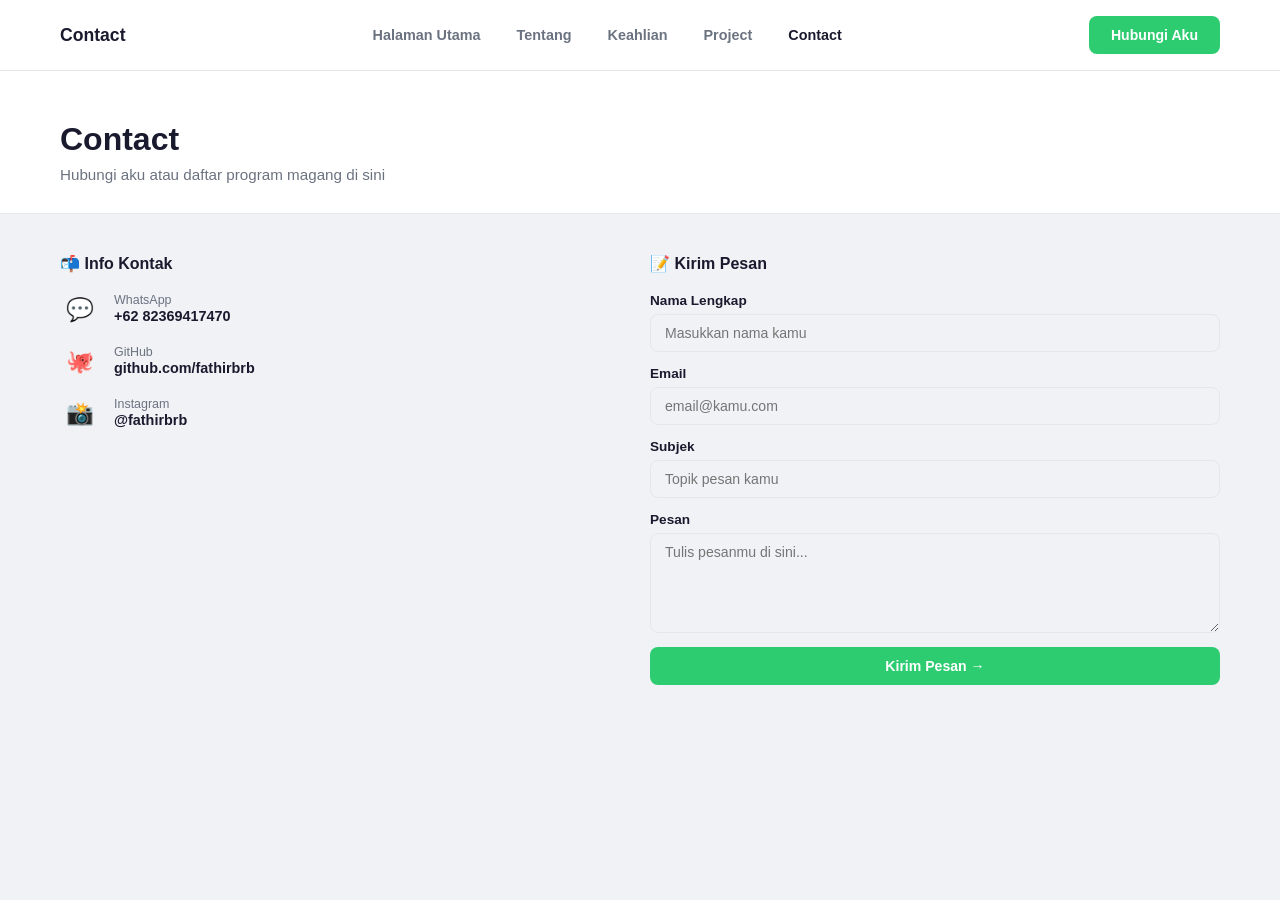
<file: contact.html>
<!DOCTYPE html>
<html lang="id">

<head>
    <meta charset="UTF-8" />
    <meta name="viewport" content="width=device-width, initial-scale=1.0" />
    <title>MyProfile - Contact</title>
    <link rel="stylesheet" href="style.css" />
</head>

<body>

    <nav class="navbar">
        <span class="nav-brand">Contact</span>
        <ul class="nav-links">
            <li><a href="index.html" class="nav-link">Halaman Utama</a></li>
            <li><a href="about.html" class="nav-link">Tentang</a></li>
            <li><a href="skills.html" class="nav-link">Keahlian</a></li>
            <li><a href="project.html" class="nav-link">Project</a></li>
            <li><a href="contact.html" class="nav-link active">Contact</a></li>
        </ul>
        <a href="contact.html" class="btn btn-primary">Hubungi Aku</a>
    </nav>

    <div class="page-header">
        <h1>Contact</h1>
        <p>Hubungi aku atau daftar program magang di sini</p>
    </div>

    <div class="page-content">

        <div class="two-col">

            <!-- Kiri: Info kontak -->
            <div class="card">
                <h3 class="card-title">📬 Info Kontak</h3>

                <div class="contact-list">
                    <div class="contact-item">
                        <span class="contact-icon">💬</span>
                        <div>
                            <p class="contact-label">WhatsApp</p>
                            <a href="https://wa.me/6282369417470" class="contact-value">+62 82369417470</a>
                        </div>
                    </div>

                    <div class="contact-item">
                        <span class="contact-icon">🐙</span>
                        <div>
                            <p class="contact-label">GitHub</p>
                            <a href="https://github.com/fathirbrb" target="_blank"
                                class="contact-value">github.com/fathirbrb</a>
                        </div>
                    </div>

                    <div class="contact-item">
                        <span class="contact-icon">📸</span>
                        <div>
                            <p class="contact-label">Instagram</p>
                            <a href="https://instagram.com/fathirbrb" target="_blank"
                                class="contact-value">@fathirbrb</a>
                        </div>
                    </div>
                </div>
            </div>

            <!-- Kanan: Form pendaftaran magang -->
            <div class="card">
                <h3 class="card-title">📝 Kirim Pesan</h3>

                <div class="form-group">
                    <label class="form-label">Nama Lengkap</label>
                    <input type="text" class="form-input" placeholder="Masukkan nama kamu" />
                </div>

                <div class="form-group">
                    <label class="form-label">Email</label>
                    <input type="email" class="form-input" placeholder="email@kamu.com" />
                </div>

                <div class="form-group">
                    <label class="form-label">Subjek</label>
                    <input type="text" class="form-input" placeholder="Topik pesan kamu" />
                </div>

                <div class="form-group">
                    <label class="form-label">Pesan</label>
                    <textarea class="form-input form-textarea" placeholder="Tulis pesanmu di sini..."></textarea>
                </div>

                <a href="#" class="btn btn-primary" style="width: 100%; display: block; text-align: center;">
                    Kirim Pesan →
                </a>
            </div>

        </div>
</file>
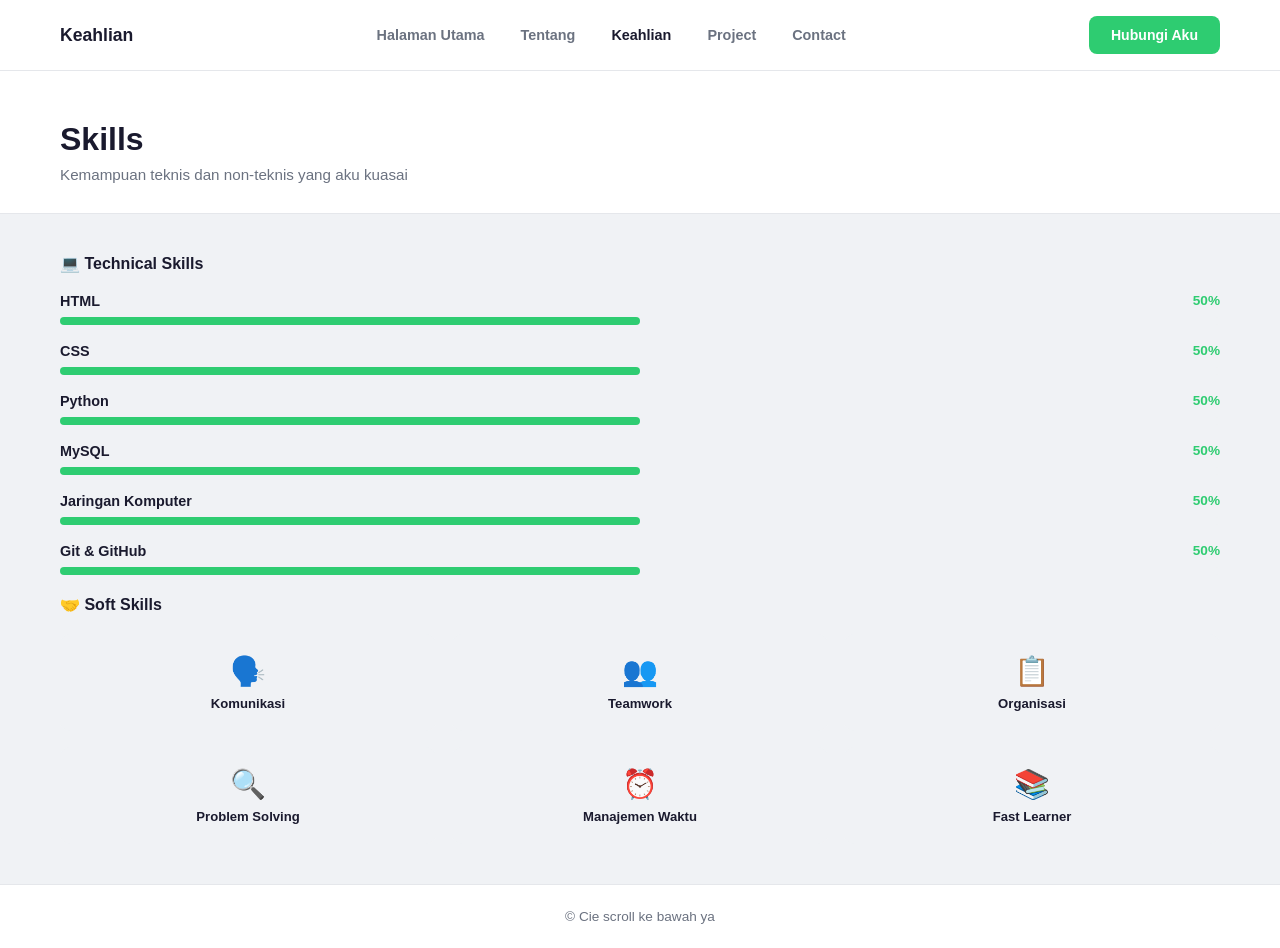
<file: skills.html>
<!DOCTYPE html>
<html lang="id">

<head>
    <meta charset="UTF-8" />
    <meta name="viewport" content="width=device-width, initial-scale=1.0" />
    <title>MyProfile - Skills</title>
    <link rel="stylesheet" href="style.css" />
</head>

<body>

    <nav class="navbar">
        <span class="nav-brand">Keahlian</span>
        <ul class="nav-links">
            <li><a href="index.html" class="nav-link">Halaman Utama</a></li>
            <li><a href="about.html" class="nav-link">Tentang</a></li>
            <li><a href="skills.html" class="nav-link active">Keahlian</a></li>
            <li><a href="project.html" class="nav-link">Project</a></li>
            <li><a href="contact.html" class="nav-link">Contact</a></li>
        </ul>
        <a href="contact.html" class="btn btn-primary">Hubungi Aku</a>
    </nav>

    <div class="page-header">
        <h1>Skills</h1>
        <p>Kemampuan teknis dan non-teknis yang aku kuasai</p>
    </div>

    <div class="page-content">

        <!-- Skills Teknis -->
        <div class="card">
            <h3 class="card-title">💻 Technical Skills</h3>
            <div class="skills-grid">

                <div class="skill-item">
                    <div class="skill-top">
                        <span class="skill-name">HTML</span>
                        <span class="skill-pct">50%</span>
                    </div>
                    <div class="skill-bar">
                        <div class="skill-fill" style="width: 50%;"></div>
                    </div>
                </div>

                <div class="skill-item">
                    <div class="skill-top">
                        <span class="skill-name">CSS</span>
                        <span class="skill-pct">50%</span>
                    </div>
                    <div class="skill-bar">
                        <div class="skill-fill" style="width: 50%;"></div>
                    </div>
                </div>

                <div class="skill-item">
                    <div class="skill-top">
                        <span class="skill-name">Python</span>
                        <span class="skill-pct">50%</span>
                    </div>
                    <div class="skill-bar">
                        <div class="skill-fill" style="width: 50%;"></div>
                    </div>
                </div>

                <div class="skill-item">
                    <div class="skill-top">
                        <span class="skill-name">MySQL</span>
                        <span class="skill-pct">50%</span>
                    </div>
                    <div class="skill-bar">
                        <div class="skill-fill" style="width: 50%;"></div>
                    </div>
                </div>

                <div class="skill-item">
                    <div class="skill-top">
                        <span class="skill-name">Jaringan Komputer</span>
                        <span class="skill-pct">50%</span>
                    </div>
                    <div class="skill-bar">
                        <div class="skill-fill" style="width: 50%;"></div>
                    </div>
                </div>

                <div class="skill-item">
                    <div class="skill-top">
                        <span class="skill-name">Git & GitHub</span>
                        <span class="skill-pct">50%</span>
                    </div>
                    <div class="skill-bar">
                        <div class="skill-fill" style="width: 50%;"></div>
                    </div>
                </div>

            </div>
        </div>

        <!-- Soft Skills -->
        <div class="card">
            <h3 class="card-title">🤝 Soft Skills</h3>
            <div class="softskill-grid">
                <div class="softskill-item">
                    <span class="softskill-icon">🗣️</span>
                    <p class="softskill-name">Komunikasi</p>
                </div>
                <div class="softskill-item">
                    <span class="softskill-icon">👥</span>
                    <p class="softskill-name">Teamwork</p>
                </div>
                <div class="softskill-item">
                    <span class="softskill-icon">📋</span>
                    <p class="softskill-name">Organisasi</p>
                </div>
                <div class="softskill-item">
                    <span class="softskill-icon">🔍</span>
                    <p class="softskill-name">Problem Solving</p>
                </div>
                <div class="softskill-item">
                    <span class="softskill-icon">⏰</span>
                    <p class="softskill-name">Manajemen Waktu</p>
                </div>
                <div class="softskill-item">
                    <span class="softskill-icon">📚</span>
                    <p class="softskill-name">Fast Learner</p>
                </div>
            </div>
        </div>

    </div>

    <footer class="footer">
        <p>© Cie scroll ke bawah ya</p>
    </footer>

</body>

</html>
</file>
<file: style.css>
* {
    margin: 0;
    padding: 0;
    box-sizing: border-box;
}

:root {
    --bg: #f0f2f5;
    --white: #ffffff;
    --dark: #1a1a2e;
    --accent: #2ecc71;
    --text: #1a1a2e;
    --muted: #6b7280;
    --border: #e5e7eb;
}

body {
    font-family: 'Plus Jakarta Sans', sans-serif;
    background-color: var(--bg);
    color: var(--text);
    min-height: 100vh;

    display: flex;
    flex-direction: column;
}

.navbar {
    background-color: var(--white);
    padding: 16px 60px;
    display: flex;
    align-items: center;
    justify-content: space-between;
    border-bottom: 1px solid var(--border);

    position: sticky;
    top: 0;
    z-index: 100;
}

.nav-brand {
    font-size: 1.1rem;
    font-weight: 800;
    color: var(--text);
}

.nav-links {
    list-style: none;
    display: flex;
    gap: 36px;
}

.nav-link {
    text-decoration: none;
    color: var(--muted);
    font-size: 0.9rem;
    font-weight: 600;
}

.nav-link:hover {
    color: var(--text);
}

.nav-link.active {
    color: var(--text);
}

.btn {
    display: inline-block;
    padding: 11px 22px;
    border-radius: 8px;
    font-size: 0.88rem;
    font-weight: 700;
    text-decoration: none;
    cursor: pointer;
    border: none;
    font-family: 'Plus Jakarta Sans', sans-serif;
}

.btn-primary {
    background-color: var(--accent);
    color: var(--white);
}

.btn-primary:hover {
    background-color: #27ae60;
}

.btn-outline {
    background-color: transparent;
    color: var(--text);
    border: 2px solid var(--border);
}

.btn-outline:hover {
    border-color: var(--text);
}

.hero {
    display: flex;
    align-items: center;
    gap: 60px;
    padding: 80px 60px;
    flex: 1;
}

.hero-left {
    flex: 1;
    /* ambil sisa ruang yang tersedia */
    display: flex;
    flex-direction: column;
    gap: 20px;
}

.hero-tag {
    font-size: 0.85rem;
    font-weight: 600;
    color: var(--accent);
}

.hero-title {
    font-size: 3rem;
    font-weight: 800;
    line-height: 1.15;
    color: var(--text);
}

.hero-title-accent {
    color: var(--accent);
}

.hero-desc {
    font-size: 0.95rem;
    color: var(--muted);
    line-height: 1.7;
    max-width: 420px;
}

.hero-btns {
    display: flex;
    gap: 12px;
}

.mitra-row {
    display: flex;
    align-items: center;
    gap: 10px;
    margin-top: 8px;
}

.mitra-label {
    font-size: 0.8rem;
    color: var(--muted);
}

.mitra-badge {
    background-color: var(--white);
    border: 1px solid var(--border);
    border-radius: 20px;
    padding: 4px 12px;
    font-size: 0.78rem;
    font-weight: 600;
    color: var(--text);
}

.hero-right {
    flex: 1;
    display: grid;
    grid-template-columns: 1fr 1fr;
    gap: 14px;
}

.hcard {
    border-radius: 16px;
    overflow: hidden;
}

.hcard-dark {
    background-color: var(--dark);
    padding: 24px;
    display: flex;
    flex-direction: column;
    justify-content: center;
    gap: 8px;
    min-height: 160px;
}

.hcard-number {
    font-size: 2.2rem;
    font-weight: 800;
    color: var(--accent);
}

.hcard-label {
    font-size: 0.82rem;
    color: #a0aec0;
}

.hcard-highlight {
    font-size: 1rem;
    font-weight: 700;
    color: var(--white);
    line-height: 1.4;
}

.hcard-highlight span {
    color: var(--accent);
}

.hcard-sub {
    font-size: 0.78rem;
    color: #a0aec0;
    margin-top: 4px;
    line-height: 1.5;
}

.hcard-img {
    min-height: 160px;
}

.hcard-img img {
    width: 100%;
    height: 100%;
    object-fit: cover;
    display: block;
}

.page-header {
    background-color: var(--white);
    padding: 50px 60px 30px;
    border-bottom: 1px solid var(--border);
}

.page-header h1 {
    font-size: 2rem;
    font-weight: 800;
}

.page-header p {
    color: var(--muted);
    margin-top: 8px;
    font-size: 0.95rem;
}

.page-content {
    padding: 40px 60px;
    flex: 1;
    display: flex;
    flex-direction: column;
    gap: 20px;
}

.about-hero {
    display: flex;
    gap: 32px;
    align-items: flex-start;
}

.about-photo {
    width: 120px;
    height: 120px;
    border-radius: 50%;
    object-fit: cover;
    border: 3px solid var(--accent);
    flex-shrink: 0;
}

.about-info {
    display: flex;
    flex-direction: column;
    gap: 10px;
}

.about-name {
    font-size: 1.5rem;
    font-weight: 800;
}

.about-role {
    color: var(--accent);
    font-size: 0.9rem;
    font-weight: 600;
}

.about-bio {
    color: var(--muted);
    font-size: 0.9rem;
    line-height: 1.7;
    max-width: 560px;
}

.about-badges {
    display: flex;
    gap: 8px;
    flex-wrap: wrap;
}

.badge {
    background-color: var(--bg);
    border: 1px solid var(--border);
    border-radius: 20px;
    padding: 4px 14px;
    font-size: 0.8rem;
    font-weight: 600;
}

.two-col {
    display: grid;
    grid-template-columns: 1fr 1fr;
    gap: 20px;
}

.card-title {
    font-size: 1rem;
    font-weight: 700;
    margin-bottom: 20px;
}

.timeline {
    display: flex;
    flex-direction: column;
    gap: 20px;
}

.timeline-item {
    display: flex;
    flex-direction: column;
    gap: 4px;
    padding-left: 16px;
    border-left: 3px solid var(--accent);
}

.timeline-year {
    font-size: 0.78rem;
    color: var(--accent);
    font-weight: 600;
}

.timeline-title {
    font-size: 0.95rem;
    font-weight: 700;
}

.timeline-sub {
    font-size: 0.82rem;
    color: var(--muted);
}


.skills-grid {
    display: flex;
    flex-direction: column;
    gap: 18px;
}

.skill-item {
    display: flex;
    flex-direction: column;
    gap: 8px;
}

.skill-top {
    display: flex;
    justify-content: space-between;
}

.skill-name {
    font-size: 0.9rem;
    font-weight: 600;
}

.skill-pct {
    font-size: 0.85rem;
    color: var(--accent);
    font-weight: 600;
}

.skill-bar {
    background-color: var(--bg);
    border-radius: 20px;
    height: 8px;
    width: 100%;
}

.skill-fill {
    background-color: var(--accent);
    height: 100%;
    border-radius: 20px;
}

.softskill-grid {
    display: grid;
    grid-template-columns: repeat(3, 1fr);
    gap: 16px;
}

.softskill-item {
    background-color: var(--bg);
    border-radius: 10px;
    padding: 20px 12px;
    text-align: center;
    display: flex;
    flex-direction: column;
    gap: 8px;
}

.softskill-icon {
    font-size: 1.8rem;
}

.softskill-name {
    font-size: 0.82rem;
    font-weight: 600;
}

.project-grid {
    display: grid;
    grid-template-columns: 1fr 1fr;
    gap: 20px;
}

.project-card {
    padding: 0;
    overflow: hidden;
}

.project-img {
    width: 100%;
    height: 180px;
    overflow: hidden;
}

.project-img img {
    width: 100%;
    height: 100%;
    object-fit: cover;
    display: block;
}

.project-body {
    padding: 20px;
    display: flex;
    flex-direction: column;
    gap: 10px;
}

.project-tags {
    display: flex;
    gap: 8px;
}

.tag {
    background-color: #e8f8f0;
    color: #27ae60;
    border-radius: 20px;
    padding: 3px 12px;
    font-size: 0.75rem;
    font-weight: 700;
}

.project-title {
    font-size: 1rem;
    font-weight: 700;
}

.project-desc {
    font-size: 0.85rem;
    color: var(--muted);
    line-height: 1.6;
}

.project-btn {
    margin-top: 4px;
    font-size: 0.82rem;
    padding: 8px 16px;
}

.contact-list {
    display: flex;
    flex-direction: column;
    gap: 20px;
    margin-top: 4px;
}

.contact-item {
    display: flex;
    align-items: center;
    gap: 14px;
}

.contact-icon {
    font-size: 1.4rem;
    width: 40px;
    text-align: center;
    flex-shrink: 0;
}

.contact-label {
    font-size: 0.78rem;
    color: var(--muted);
}

.contact-value {
    font-size: 0.9rem;
    font-weight: 600;
    color: var(--text);
    text-decoration: none;
}

.contact-value:hover {
    color: var(--accent);
}

.form-group {
    display: flex;
    flex-direction: column;
    gap: 6px;
    margin-bottom: 14px;
}

.form-label {
    font-size: 0.85rem;
    font-weight: 600;
}

.form-input {
    padding: 10px 14px;
    border: 1px solid var(--border);
    border-radius: 8px;
    font-size: 0.88rem;
    font-family: 'Plus Jakarta Sans', sans-serif;
    background-color: var(--bg);
    color: var(--text);
    width: 100%;
}

.form-input:focus {
    outline: none;
    border-color: var(--accent);
}

.form-textarea {
    height: 100px;
    resize: vertical;
}

.footer {
    text-align: center;
    padding: 24px;
    color: var(--muted);
    font-size: 0.85rem;
    background-color: var(--white);
    border-top: 1px solid var(--border);
}
</file>
